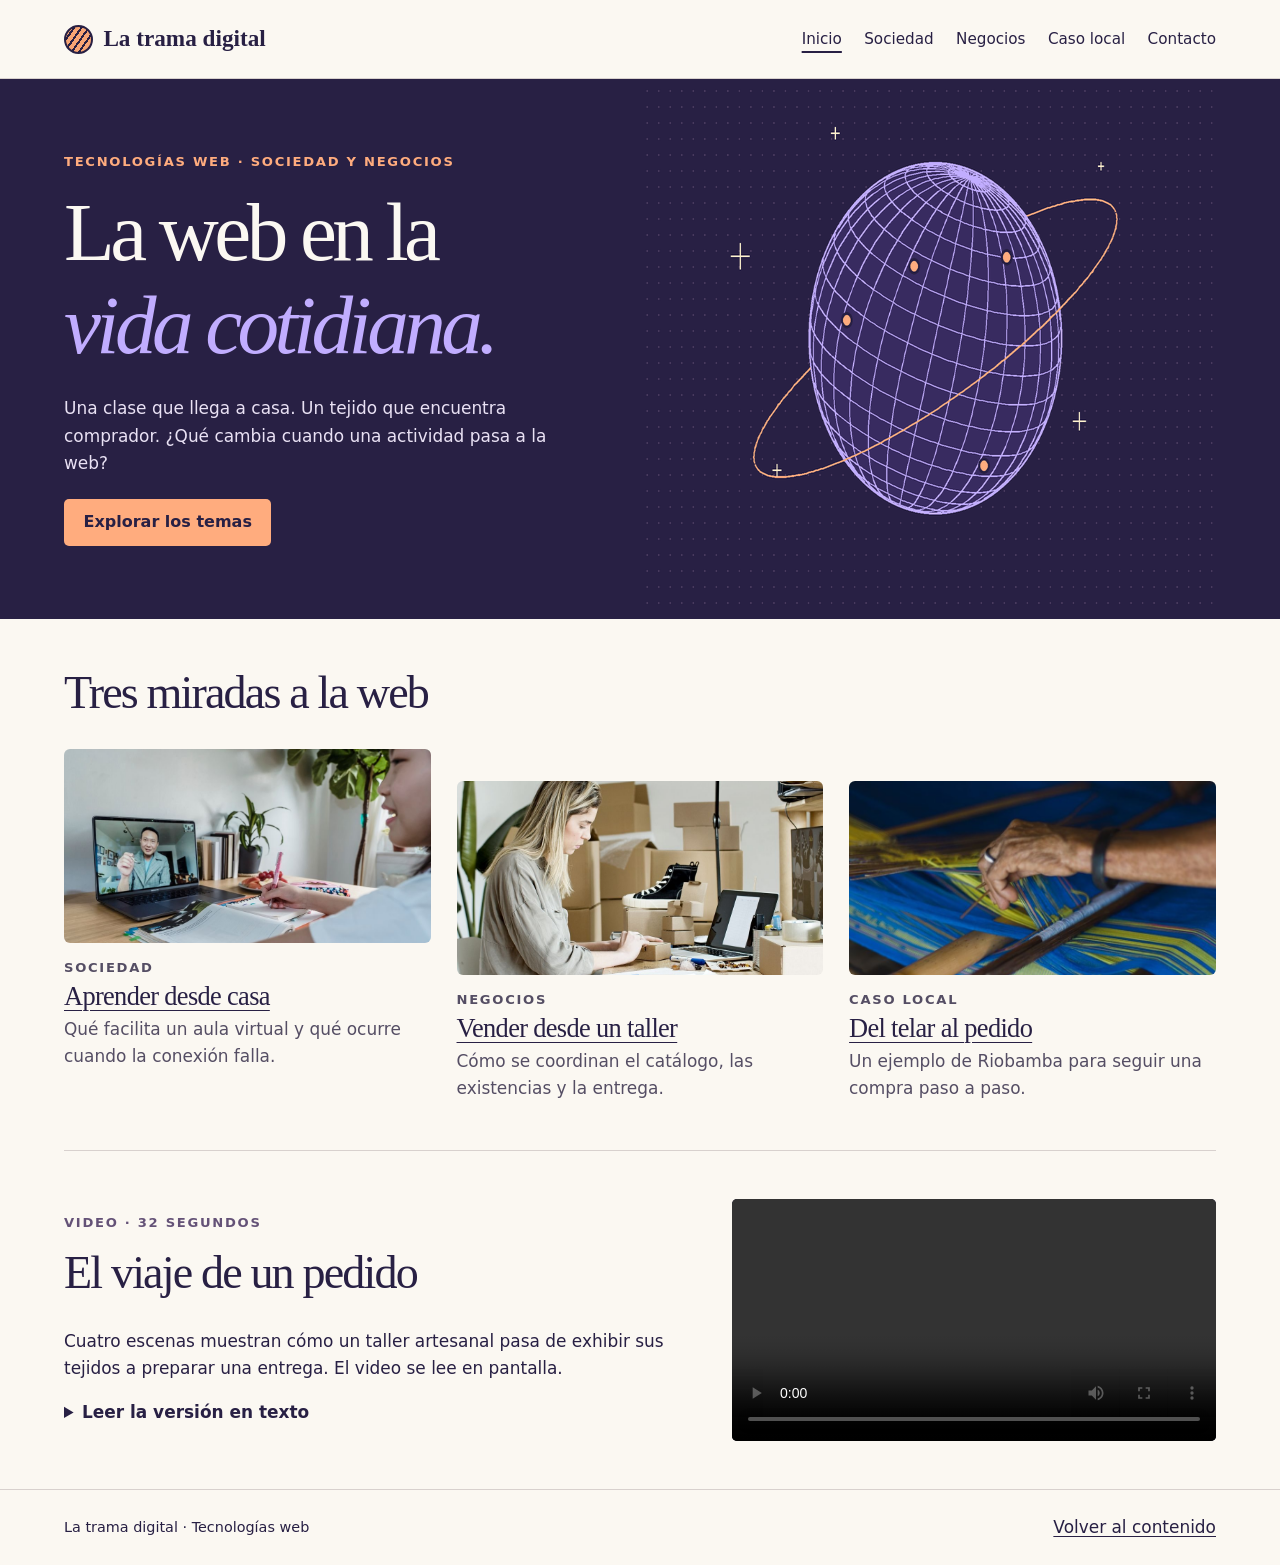
<file: index.html>
<!doctype html>
<html lang="es">
  <head>
    <meta charset="utf-8">
    <meta name="viewport" content="width=device-width, initial-scale=1">
    <title>La web en la vida cotidiana | La trama digital</title>
    <link rel="stylesheet" href="css/estilos.css">
  </head>
  <body>
    <a class="skip" href="#contenido">Saltar al contenido</a>
    <header>
      <div class="wrap bar">
        <a class="brand" href="index.html"
          ><span class="mark" aria-hidden="true"></span>La trama digital</a
        >
        <nav aria-label="Navegación principal">
          <a href="index.html" aria-current="page">Inicio</a>
          <a href="pages/sociedad.html">Sociedad</a>
          <a href="pages/negocios.html">Negocios</a>
          <a href="pages/caso-local.html">Caso local</a>
          <a href="pages/contacto.html">Contacto</a>
        </nav>
      </div>
    </header>
    <main id="contenido">
      <section class="hero" aria-labelledby="titulo">
        <div class="wrap hero-grid">
          <div class="hero-copy">
            <p class="kicker">Tecnologías web · Sociedad y negocios</p>
            <h1 id="titulo">La web en la<br><em>vida cotidiana.</em></h1>
            <p>
              Una clase que llega a casa. Un tejido que encuentra comprador. ¿Qué cambia cuando
              una actividad pasa a la web?
            </p>
            <a class="button" href="#recorridos">Explorar los temas</a>
          </div>
          <img
            src="images/red-global.png"
            width="800"
            height="540"
            alt="Globo de líneas entrelazadas con nodos que representan conexiones web"
         >
        </div>
      </section>
      <section class="wrap block" id="recorridos">
        <h2>Tres miradas a la web</h2>
        <div class="cards">
          <article class="card">
            <img
              src="images/aula.jpg"
              alt="Estudiante que toma apuntes durante una clase en línea"
           >
            <p class="kicker">Sociedad</p>
            <h3><a href="pages/sociedad.html">Aprender desde casa</a></h3>
            <p>Qué facilita un aula virtual y qué ocurre cuando la conexión falla.</p>
          </article>
          <article class="card">
            <img
              src="images/pedidos.jpg"
              alt="Emprendedora que prepara un paquete junto a su computadora"
           >
            <p class="kicker">Negocios</p>
            <h3><a href="pages/negocios.html">Vender desde un taller</a></h3>
            <p>Cómo se coordinan el catálogo, las existencias y la entrega.</p>
          </article>
          <article class="card">
            <img
              src="images/telar.jpg"
              alt="Manos que entrelazan hilos de colores en un telar"
           >
            <p class="kicker">Caso local</p>
            <h3><a href="pages/caso-local.html">Del telar al pedido</a></h3>
            <p>Un ejemplo de Riobamba para seguir una compra paso a paso.</p>
          </article>
        </div>
      </section>
      <section class="wrap block feature">
        <div>
          <p class="kicker">Video · 32 segundos</p>
          <h2>El viaje de un pedido</h2>
          <p>
            Cuatro escenas muestran cómo un taller artesanal pasa de exhibir sus tejidos a
            preparar una entrega. El video se lee en pantalla.
          </p>
          <details>
            <summary>Leer la versión en texto</summary>
            <ol>
              <li>Una artesana publica fotografías, medidas y precios.</li>
              <li>Un cliente compara las opciones y pregunta por un color.</li>
              <li>La artesana confirma las existencias y acuerda la entrega.</li>
              <li>
                El catálogo amplía el alcance del taller y exige mantener la información al
                día.
              </li>
            </ol>
          </details>
        </div>
        <video
          controls
          preload="metadata"
          aria-label="El viaje de un pedido, video con texto en pantalla"
        >
          <source src="videos/del-telar-al-pedido.mp4" type="video/mp4">
          <a href="videos/del-telar-al-pedido.mp4">Descargar el video</a>
        </video>
      </section>
    </main>
    <footer>
      <div class="wrap foot">
        <p>La trama digital · Tecnologías web</p>
        <a href="#contenido">Volver al contenido</a>
      </div>
    </footer>
  </body>
</html>
</file>
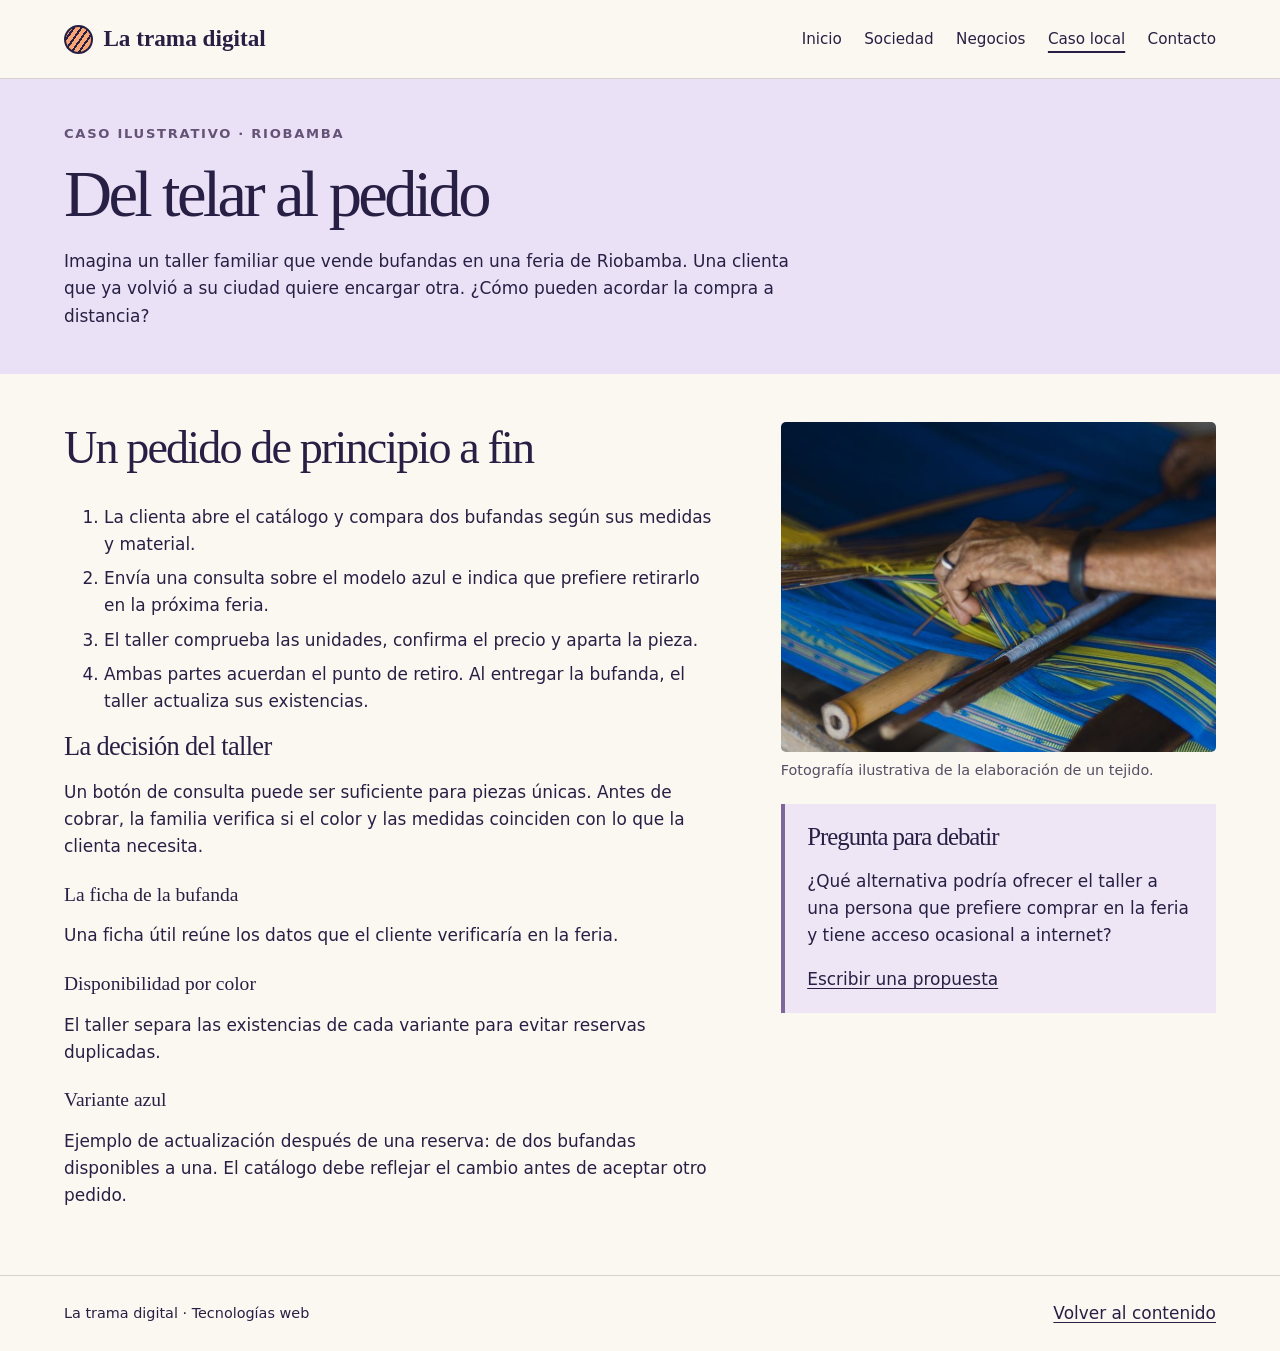
<file: pages/caso-local.html>
<!doctype html>
<html lang="es">
  <head>
    <meta charset="utf-8">
    <meta name="viewport" content="width=device-width, initial-scale=1">
    <title>Caso local | La trama digital</title>
    <link rel="stylesheet" href="../css/estilos.css">
  </head>
  <body>
    <a class="skip" href="#contenido">Saltar al contenido</a>
    <header>
      <div class="wrap bar">
        <a class="brand" href="../index.html"
          ><span class="mark" aria-hidden="true"></span>La trama digital</a
        >
        <nav aria-label="Navegación principal">
          <a href="../index.html">Inicio</a>
          <a href="../pages/sociedad.html">Sociedad</a>
          <a href="../pages/negocios.html">Negocios</a>
          <a href="../pages/caso-local.html" aria-current="page">Caso local</a>
          <a href="../pages/contacto.html">Contacto</a>
        </nav>
      </div>
    </header>
    <main id="contenido">
      <div class="inner">
        <div class="wrap">
          <p class="kicker">Caso ilustrativo · Riobamba</p>
          <h1>Del telar al pedido</h1>
          <p>
            Imagina un taller familiar que vende bufandas en una feria de Riobamba. Una clienta
            que ya volvió a su ciudad quiere encargar otra. ¿Cómo pueden acordar la compra a
            distancia?
          </p>
        </div>
      </div>
      <div class="wrap block story">
        <section>
          <h2>Un pedido de principio a fin</h2>
          <ol>
            <li>
              La clienta abre el catálogo y compara dos bufandas según sus medidas y material.
            </li>
            <li>
              Envía una consulta sobre el modelo azul e indica que prefiere retirarlo en la
              próxima feria.
            </li>
            <li>El taller comprueba las unidades, confirma el precio y aparta la pieza.</li>
            <li>
              Ambas partes acuerdan el punto de retiro. Al entregar la bufanda, el taller
              actualiza sus existencias.
            </li>
          </ol>
          <article>
            <h3>La decisión del taller</h3>
            <p>
              Un botón de consulta puede ser suficiente para piezas únicas. Antes de cobrar, la
              familia verifica si el color y las medidas coinciden con lo que la clienta
              necesita.
            </p>
            <section>
              <h4>La ficha de la bufanda</h4>
              <p>Una ficha útil reúne los datos que el cliente verificaría en la feria.</p>
              <section>
                <h5>Disponibilidad por color</h5>
                <p>
                  El taller separa las existencias de cada variante para evitar reservas
                  duplicadas.
                </p>
                <section>
                  <h6>Variante azul</h6>
                  <p>
                    Ejemplo de actualización después de una reserva: de dos bufandas
                    disponibles a una. El catálogo debe reflejar el cambio antes de aceptar
                    otro pedido.
                  </p>
                </section>
              </section>
            </section>
          </article>
        </section>
        <div>
          <figure>
            <img
              src="../images/telar.jpg"
              alt="Detalle de manos que tejen una pieza en un telar"
           >
            <figcaption>Fotografía ilustrativa de la elaboración de un tejido.</figcaption>
          </figure>
          <aside>
            <h2>Pregunta para debatir</h2>
            <p>
              ¿Qué alternativa podría ofrecer el taller a una persona que prefiere comprar en
              la feria y tiene acceso ocasional a internet?
            </p>
            <a href="contacto.html">Escribir una propuesta</a>
          </aside>
        </div>
      </div>
    </main>
    <footer>
      <div class="wrap foot">
        <p>La trama digital · Tecnologías web</p>
        <a href="#contenido">Volver al contenido</a>
      </div>
    </footer>
  </body>
</html>
</file>
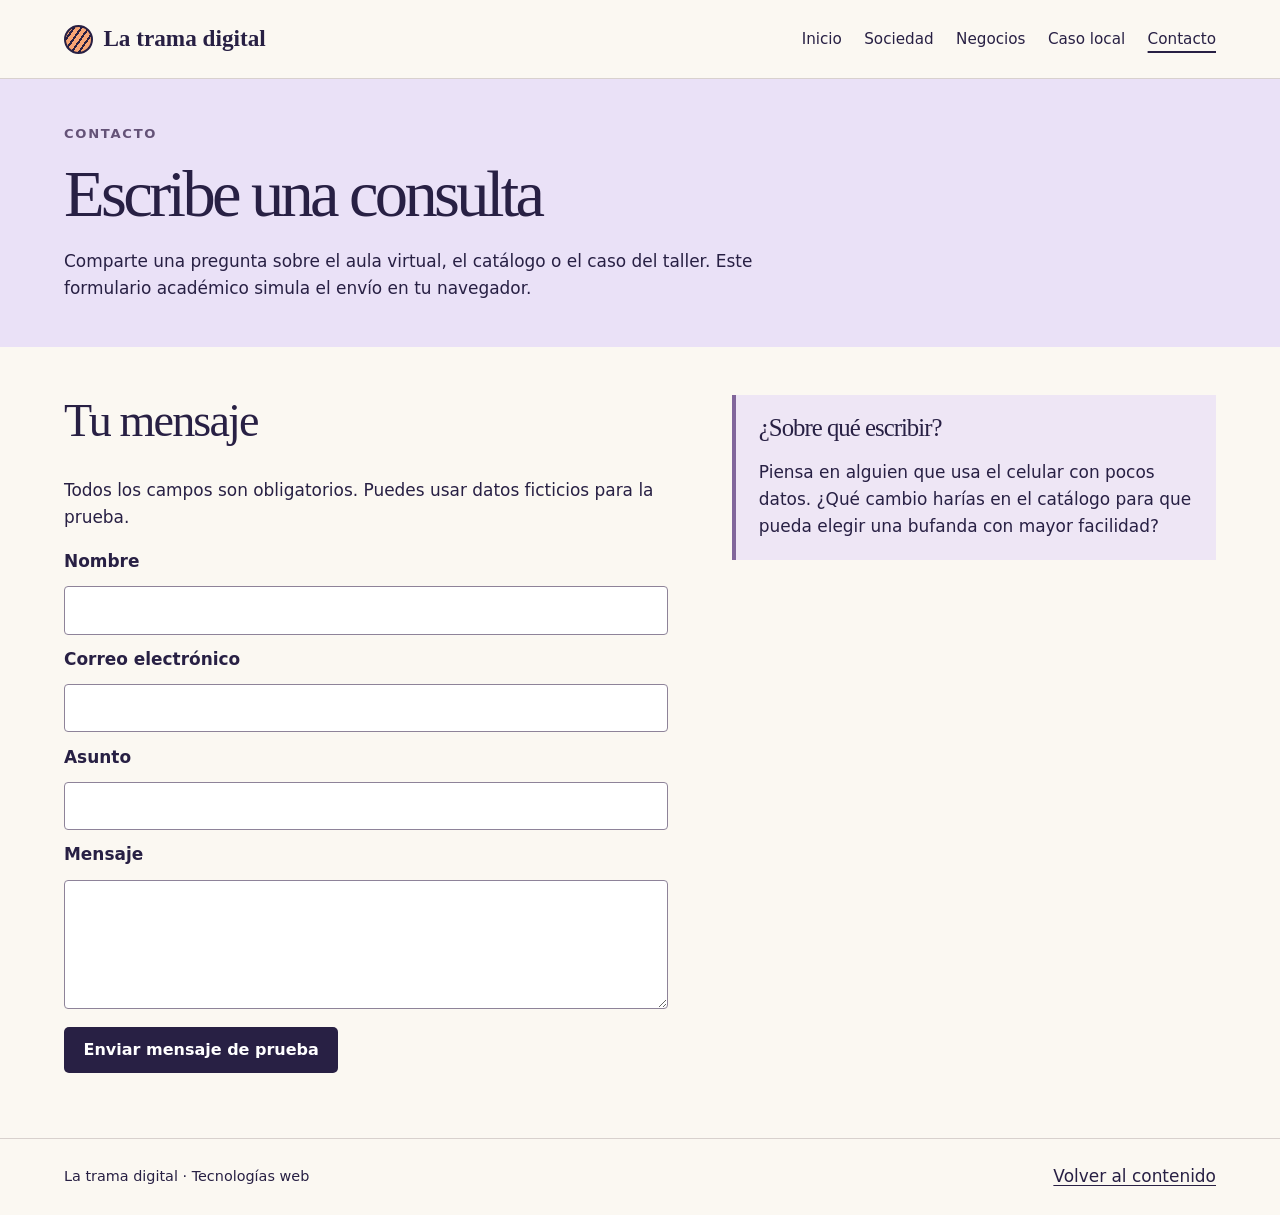
<file: pages/contacto.html>
<!doctype html>
<html lang="es">
  <head>
    <meta charset="utf-8">
    <meta name="viewport" content="width=device-width, initial-scale=1">
    <title>Contacto | La trama digital</title>
    <link rel="stylesheet" href="../css/estilos.css">
    <script defer src="../js/contacto.js"></script>
  </head>
  <body>
    <a class="skip" href="#contenido">Saltar al contenido</a>
    <header>
      <div class="wrap bar">
        <a class="brand" href="../index.html"
          ><span class="mark" aria-hidden="true"></span>La trama digital</a
        >
        <nav aria-label="Navegación principal">
          <a href="../index.html">Inicio</a>
          <a href="../pages/sociedad.html">Sociedad</a>
          <a href="../pages/negocios.html">Negocios</a>
          <a href="../pages/caso-local.html">Caso local</a>
          <a href="../pages/contacto.html" aria-current="page">Contacto</a>
        </nav>
      </div>
    </header>
    <main id="contenido">
      <div class="inner">
        <div class="wrap">
          <p class="kicker">Contacto</p>
          <h1>Escribe una consulta</h1>
          <p>
            Comparte una pregunta sobre el aula virtual, el catálogo o el caso del taller. Este
            formulario académico simula el envío en tu navegador.
          </p>
        </div>
      </div>
      <div class="wrap block contact">
        <section>
          <h2>Tu mensaje</h2>
          <p>Todos los campos son obligatorios. Puedes usar datos ficticios para la prueba.</p>
          <form id="contacto" method="post">
            <label for="nombre">Nombre</label
            ><input id="nombre" name="nombre" autocomplete="name" required maxlength="100">
            <label for="correo">Correo electrónico</label
            ><input
              id="correo"
              name="correo"
              type="email"
              autocomplete="email"
              required
              maxlength="254"
           >
            <label for="asunto">Asunto</label
            ><input id="asunto" name="asunto" required maxlength="140">
            <label for="mensaje">Mensaje</label
            ><textarea
              id="mensaje"
              name="mensaje"
              rows="4"
              required
              maxlength="2000"
            ></textarea>
            <button type="submit" disabled>Enviar mensaje de prueba</button>
          </form>
          <noscript
            ><p>Activa JavaScript en tu navegador para probar el envío local.</p></noscript
          >
          <p id="resultado" role="status" tabindex="-1"></p>
        </section>
        <aside>
          <h2>¿Sobre qué escribir?</h2>
          <p>
            Piensa en alguien que usa el celular con pocos datos. ¿Qué cambio harías en el
            catálogo para que pueda elegir una bufanda con mayor facilidad?
          </p>
        </aside>
      </div>
    </main>
    <footer>
      <div class="wrap foot">
        <p>La trama digital · Tecnologías web</p>
        <a href="#contenido">Volver al contenido</a>
      </div>
    </footer>
  </body>
</html>
</file>
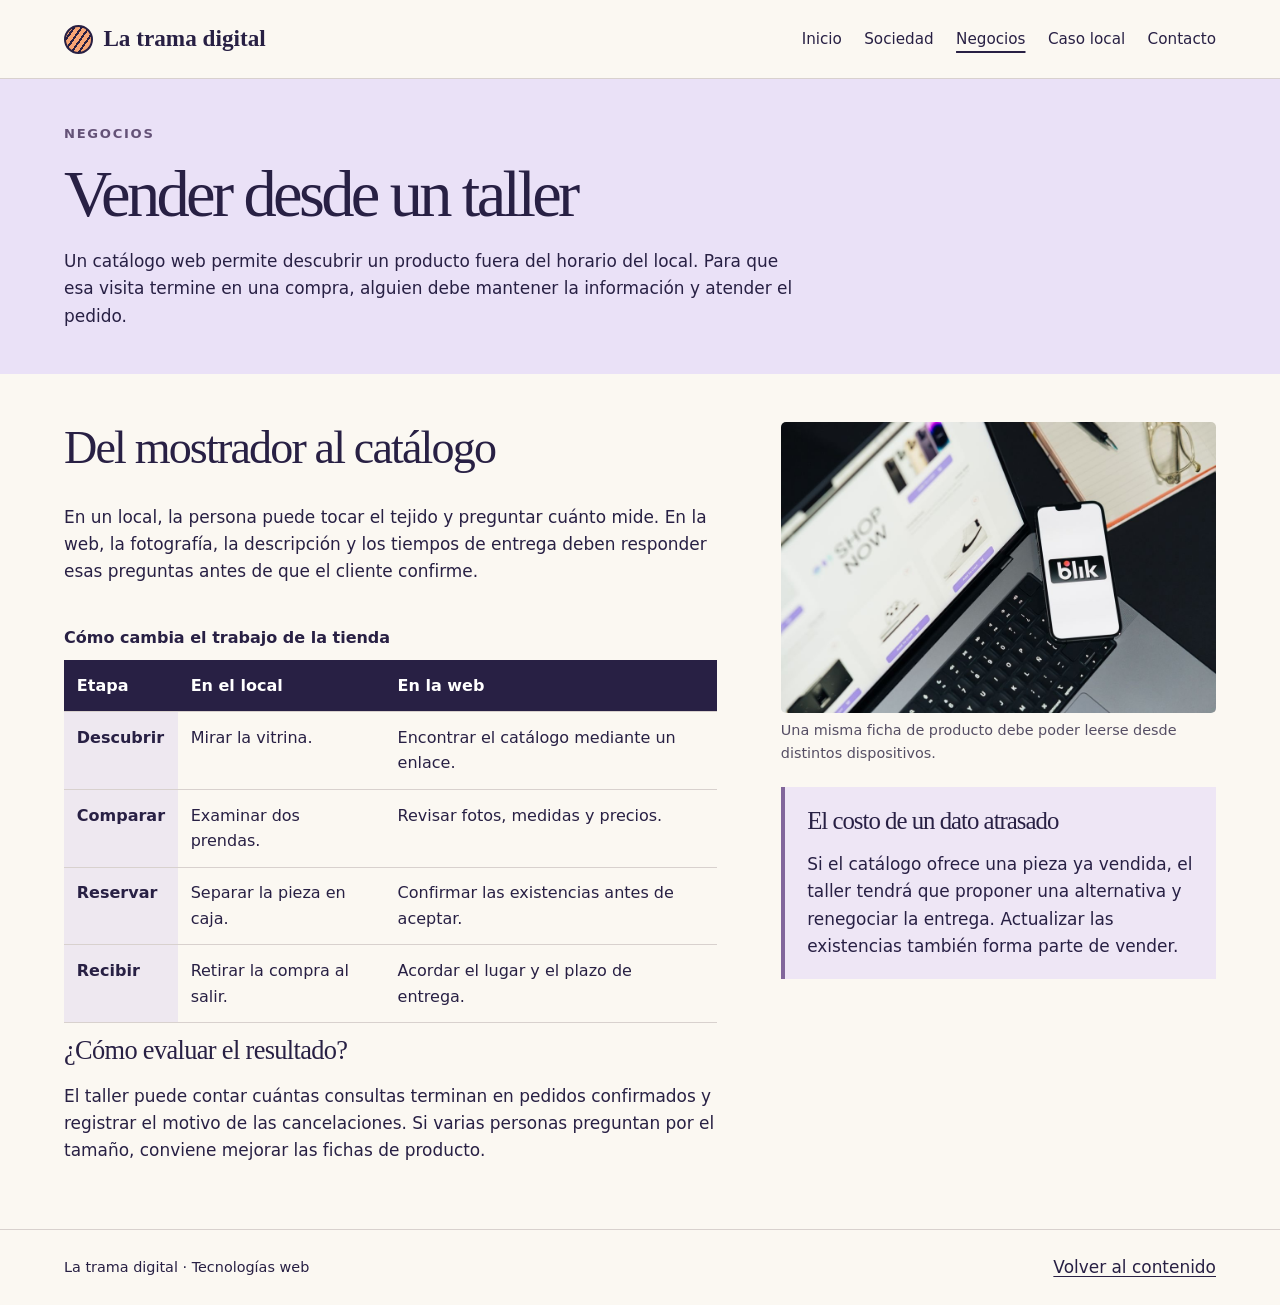
<file: pages/negocios.html>
<!doctype html>
<html lang="es">
  <head>
    <meta charset="utf-8">
    <meta name="viewport" content="width=device-width, initial-scale=1">
    <title>Negocios | La trama digital</title>
    <link rel="stylesheet" href="../css/estilos.css">
  </head>
  <body>
    <a class="skip" href="#contenido">Saltar al contenido</a>
    <header>
      <div class="wrap bar">
        <a class="brand" href="../index.html"
          ><span class="mark" aria-hidden="true"></span>La trama digital</a
        >
        <nav aria-label="Navegación principal">
          <a href="../index.html">Inicio</a>
          <a href="../pages/sociedad.html">Sociedad</a>
          <a href="../pages/negocios.html" aria-current="page">Negocios</a>
          <a href="../pages/caso-local.html">Caso local</a>
          <a href="../pages/contacto.html">Contacto</a>
        </nav>
      </div>
    </header>
    <main id="contenido">
      <div class="inner">
        <div class="wrap">
          <p class="kicker">Negocios</p>
          <h1>Vender desde un taller</h1>
          <p>
            Un catálogo web permite descubrir un producto fuera del horario del local. Para que
            esa visita termine en una compra, alguien debe mantener la información y atender el
            pedido.
          </p>
        </div>
      </div>
      <div class="wrap block story">
        <section>
          <h2>Del mostrador al catálogo</h2>
          <p>
            En un local, la persona puede tocar el tejido y preguntar cuánto mide. En la web,
            la fotografía, la descripción y los tiempos de entrega deben responder esas
            preguntas antes de que el cliente confirme.
          </p>
          <div class="table-box">
            <table>
              <caption>
                Cómo cambia el trabajo de la tienda
              </caption>
              <thead>
                <tr>
                  <th scope="col">Etapa</th>
                  <th scope="col">En el local</th>
                  <th scope="col">En la web</th>
                </tr>
              </thead>
              <tbody>
                <tr>
                  <th scope="row">Descubrir</th>
                  <td>Mirar la vitrina.</td>
                  <td>Encontrar el catálogo mediante un enlace.</td>
                </tr>
                <tr>
                  <th scope="row">Comparar</th>
                  <td>Examinar dos prendas.</td>
                  <td>Revisar fotos, medidas y precios.</td>
                </tr>
                <tr>
                  <th scope="row">Reservar</th>
                  <td>Separar la pieza en caja.</td>
                  <td>Confirmar las existencias antes de aceptar.</td>
                </tr>
                <tr>
                  <th scope="row">Recibir</th>
                  <td>Retirar la compra al salir.</td>
                  <td>Acordar el lugar y el plazo de entrega.</td>
                </tr>
              </tbody>
            </table>
          </div>
          <article>
            <h3>¿Cómo evaluar el resultado?</h3>
            <p>
              El taller puede contar cuántas consultas terminan en pedidos confirmados y
              registrar el motivo de las cancelaciones. Si varias personas preguntan por el
              tamaño, conviene mejorar las fichas de producto.
            </p>
          </article>
        </section>
        <div>
          <figure>
            <img
              src="../images/catalogo.jpg"
              alt="Catálogo comercial en una computadora y un teléfono"
           >
            <figcaption>
              Una misma ficha de producto debe poder leerse desde distintos dispositivos.
            </figcaption>
          </figure>
          <aside>
            <h2>El costo de un dato atrasado</h2>
            <p>
              Si el catálogo ofrece una pieza ya vendida, el taller tendrá que proponer una
              alternativa y renegociar la entrega. Actualizar las existencias también forma
              parte de vender.
            </p>
          </aside>
        </div>
      </div>
    </main>
    <footer>
      <div class="wrap foot">
        <p>La trama digital · Tecnologías web</p>
        <a href="#contenido">Volver al contenido</a>
      </div>
    </footer>
  </body>
</html>
</file>
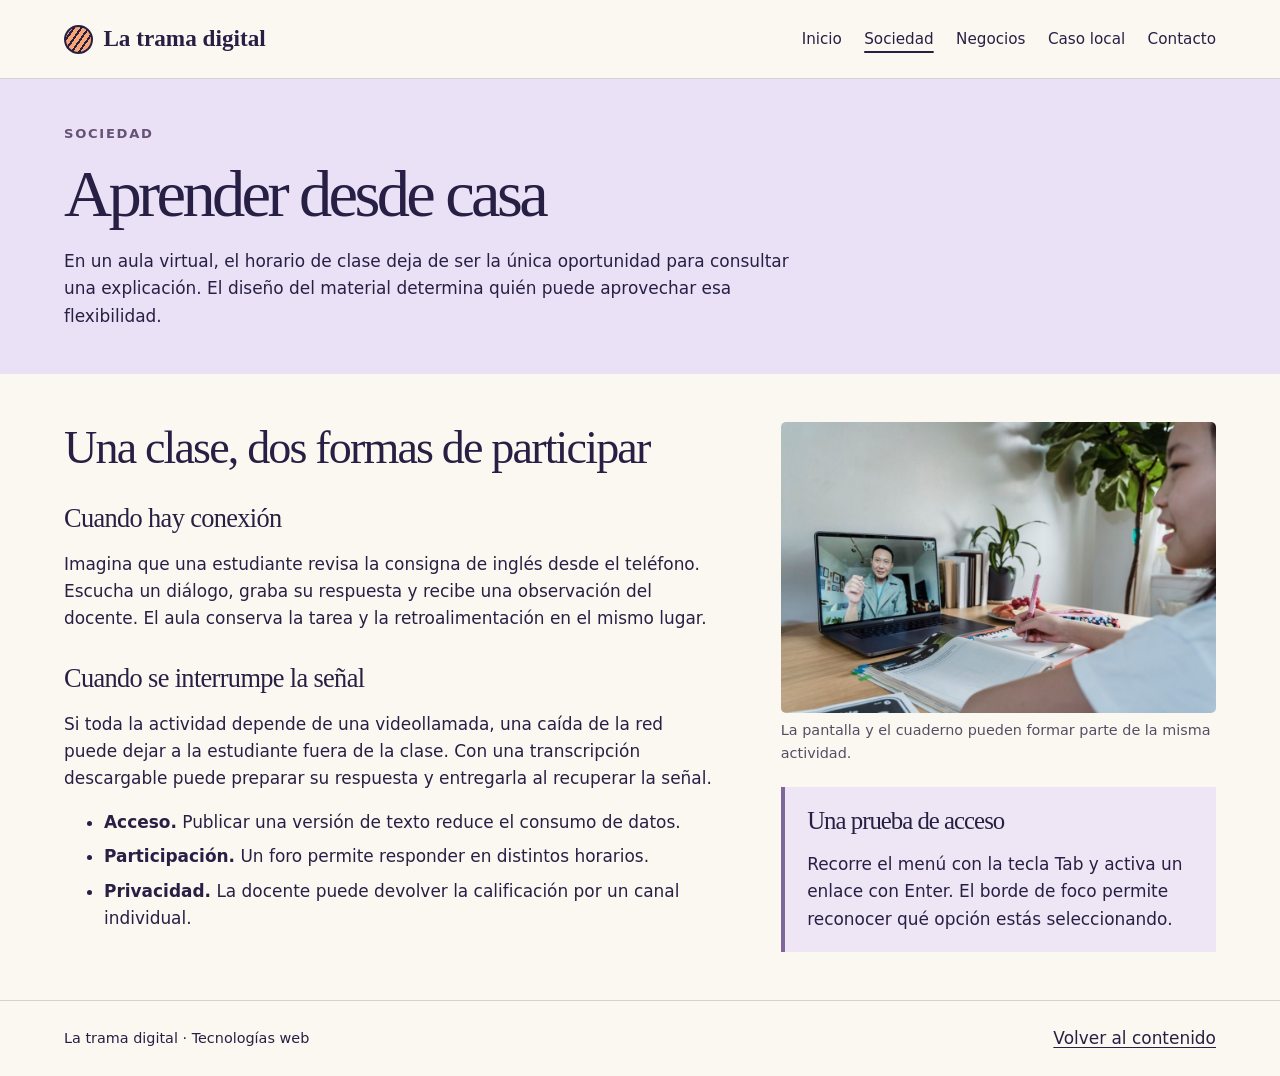
<file: pages/sociedad.html>
<!doctype html>
<html lang="es">
  <head>
    <meta charset="utf-8">
    <meta name="viewport" content="width=device-width, initial-scale=1">
    <title>Sociedad | La trama digital</title>
    <link rel="stylesheet" href="../css/estilos.css">
  </head>
  <body>
    <a class="skip" href="#contenido">Saltar al contenido</a>
    <header>
      <div class="wrap bar">
        <a class="brand" href="../index.html"
          ><span class="mark" aria-hidden="true"></span>La trama digital</a
        >
        <nav aria-label="Navegación principal">
          <a href="../index.html">Inicio</a>
          <a href="../pages/sociedad.html" aria-current="page">Sociedad</a>
          <a href="../pages/negocios.html">Negocios</a>
          <a href="../pages/caso-local.html">Caso local</a>
          <a href="../pages/contacto.html">Contacto</a>
        </nav>
      </div>
    </header>
    <main id="contenido">
      <div class="inner">
        <div class="wrap">
          <p class="kicker">Sociedad</p>
          <h1>Aprender desde casa</h1>
          <p>
            En un aula virtual, el horario de clase deja de ser la única oportunidad para
            consultar una explicación. El diseño del material determina quién puede aprovechar
            esa flexibilidad.
          </p>
        </div>
      </div>
      <div class="wrap block story">
        <section>
          <h2>Una clase, dos formas de participar</h2>
          <article>
            <h3>Cuando hay conexión</h3>
            <p>
              Imagina que una estudiante revisa la consigna de inglés desde el teléfono.
              Escucha un diálogo, graba su respuesta y recibe una observación del docente. El
              aula conserva la tarea y la retroalimentación en el mismo lugar.
            </p>
          </article>
          <article>
            <h3>Cuando se interrumpe la señal</h3>
            <p>
              Si toda la actividad depende de una videollamada, una caída de la red puede dejar
              a la estudiante fuera de la clase. Con una transcripción descargable puede
              preparar su respuesta y entregarla al recuperar la señal.
            </p>
            <ul>
              <li>
                <strong>Acceso.</strong> Publicar una versión de texto reduce el consumo de
                datos.
              </li>
              <li>
                <strong>Participación.</strong> Un foro permite responder en distintos
                horarios.
              </li>
              <li>
                <strong>Privacidad.</strong> La docente puede devolver la calificación por un
                canal individual.
              </li>
            </ul>
          </article>
        </section>
        <div>
          <figure>
            <img
              src="../images/aula.jpg"
              alt="Estudiante que escribe en su cuaderno durante una lección en línea"
           >
            <figcaption>
              La pantalla y el cuaderno pueden formar parte de la misma actividad.
            </figcaption>
          </figure>
          <aside>
            <h2>Una prueba de acceso</h2>
            <p>
              Recorre el menú con la tecla Tab y activa un enlace con Enter. El borde de foco
              permite reconocer qué opción estás seleccionando.
            </p>
          </aside>
        </div>
      </div>
    </main>
    <footer>
      <div class="wrap foot">
        <p>La trama digital · Tecnologías web</p>
        <a href="#contenido">Volver al contenido</a>
      </div>
    </footer>
  </body>
</html>
</file>
<file: css/estilos.css>
:root {
  --ink: #282044;
  --muted: #554e64;
  --paper: #fbf8f2;
  --line: #d8d1ce;
  --peach: #ffac7e;
  --lilac: #c1adff;
}
* {
  box-sizing: border-box;
}
body {
  margin: 0;
  background: var(--paper);
  color: var(--ink);
  font:
    1.06rem/1.6 system-ui,
    sans-serif;
}
a {
  color: inherit;
  text-underline-offset: 0.2em;
}
a:hover {
  text-decoration-thickness: 2px;
}
:focus-visible {
  outline: 3px solid #a54419;
  outline-offset: 4px;
}
img,
video {
  display: block;
  max-width: 100%;
}
.wrap {
  width: min(1160px, 90%);
  margin: auto;
}
header {
  border-bottom: 1px solid var(--line);
}
.bar,
.foot {
  display: flex;
  align-items: center;
  justify-content: space-between;
  gap: 1.3rem;
}
.bar {
  min-height: 78px;
}
.brand {
  display: inline-flex;
  align-items: center;
  gap: 0.65rem;
  font:
    bold 1.45rem/1 Georgia,
    serif;
  text-decoration: none;
  white-space: nowrap;
}
.mark {
  display: inline-block;
  width: 29px;
  height: 29px;
  border-radius: 50%;
  border: 2px solid var(--ink);
  background:
    repeating-linear-gradient(125deg, var(--ink) 0 2px, transparent 2px 6px), #f7a574;
}
nav {
  display: flex;
  flex-wrap: wrap;
  align-items: center;
  gap: 0.2rem 1.4rem;
}
nav a {
  padding: 0.6rem 0;
  text-decoration: none;
  font-size: 0.95rem;
}
nav a:hover,
nav a[aria-current] {
  text-decoration: underline;
  text-decoration-thickness: 2px;
  text-underline-offset: 0.45em;
}
.skip {
  position: absolute;
  top: -5rem;
  background: white;
  padding: 0.45rem;
  z-index: 3;
}
.skip:focus {
  top: 0;
}
.hero {
  background: var(--ink);
  color: var(--paper);
}
.hero-grid {
  display: grid;
  grid-template-columns: 1fr 1fr;
  align-items: center;
  min-height: 430px;
}
.hero-copy {
  padding: 3.25rem 0;
  z-index: 1;
}
.hero img {
  width: 100%;
}
.kicker {
  font:
    700 0.82rem/1.5 system-ui,
    sans-serif;
  letter-spacing: 0.13em;
  text-transform: uppercase;
  color: #645277;
  margin: 0 0 0.85rem;
}
.hero .kicker {
  color: var(--peach);
}
h1,
h2,
h3,
h4,
h5,
h6 {
  font-family: Georgia, "Times New Roman", serif;
  font-weight: 500;
  line-height: 1.12;
  margin: 0 0 0.65em;
}
h1 {
  font-size: clamp(3rem, 6.5vw, 5.6rem);
  letter-spacing: -0.055em;
}
h2 {
  font-size: clamp(2.05rem, 3.6vw, 3.05rem);
  letter-spacing: -0.04em;
}
h3 {
  font-size: 1.65rem;
  letter-spacing: -0.025em;
}
h4,
h5,
h6 {
  font-size: 1.22rem;
  margin: 1.2em 0 0.4em;
}
.hero h1 {
  margin-bottom: 0.28em;
}
h1 em {
  color: var(--lilac);
  font-weight: 400;
}
.hero-copy > p:last-of-type {
  max-width: 49ch;
  color: #e9e1f4;
  margin: 0 0 1.4rem;
}
.button,
button {
  background: var(--ink);
  color: white;
  padding: 0.7rem 1.22rem;
  display: inline-block;
  border: 0;
  border-radius: 5px;
  font:
    650 1rem/1.5 system-ui,
    sans-serif;
  text-decoration: none;
  cursor: pointer;
}
.hero .button {
  background: var(--peach);
  color: var(--ink);
}
.button:hover,
button:hover {
  box-shadow: 0 0 0 2px currentColor;
}
.block {
  padding: 3rem 0;
}
.cards {
  display: grid;
  grid-template-columns: repeat(3, 1fr);
  gap: 1.6rem;
}
.card img {
  aspect-ratio: 16/8.5;
  width: 100%;
  object-fit: cover;
  border-radius: 6px;
}
.card h3 {
  margin: 0.2rem 0 0.3rem;
}
.card h3 a {
  text-decoration-thickness: 1px;
}
.card .kicker {
  margin: 0.9rem 0 0.25rem;
}
.card p {
  margin: 0;
  color: var(--muted);
}
.feature,
.story,
.contact {
  display: grid;
  grid-template-columns: 1.25fr 1fr;
  align-items: start;
  gap: clamp(2rem, 5vw, 5rem);
}
.feature {
  border-top: 1px solid var(--line);
  align-items: center;
}
video {
  width: 100%;
  border-radius: 5px;
  background: var(--ink);
}
summary {
  cursor: pointer;
  font-weight: 650;
}
details {
  margin-top: 1rem;
}
.inner {
  background: #eae1f7;
  padding: 2.8rem 0;
}
.inner h1 {
  font-size: clamp(2.6rem, 5.2vw, 4.5rem);
  max-width: 19ch;
  margin-bottom: 0.25em;
}
.inner p:last-child {
  max-width: 69ch;
  margin: 0;
}
.story {
  grid-template-columns: 1.5fr 1fr;
}
.story p {
  max-width: 69ch;
}
article + article {
  margin-top: 2rem;
}
figure {
  margin: 0 0 1.4rem;
}
figure img {
  width: 100%;
  max-height: 330px;
  object-fit: cover;
  border-radius: 5px;
}
figcaption {
  font-size: 0.9rem;
  margin: 0.4rem 0;
  color: var(--muted);
}
aside {
  background: #eee6f5;
  border-left: 4px solid #81669b;
  padding: 1.2rem 1.4rem;
}
aside h2 {
  font-size: 1.55rem;
}
aside p:last-child {
  margin-bottom: 0;
}
.table-box {
  overflow-x: auto;
}
table {
  border-collapse: collapse;
  width: 100%;
  margin: 0.8rem 0;
  font-size: 1rem;
}
caption {
  text-align: left;
  font-weight: bold;
  padding: 0.6rem 0;
}
td,
th {
  text-align: left;
  vertical-align: top;
  padding: 0.8rem;
  border-bottom: 1px solid var(--line);
}
thead {
  background: var(--ink);
  color: white;
}
tbody th {
  background: #eee8f0;
}
li {
  margin-bottom: 0.42em;
}
footer {
  border-top: 1px solid var(--line);
  padding: 1.5rem 0;
}
footer p {
  margin: 0;
  font-size: 0.9rem;
}
form {
  display: grid;
  gap: 0.7rem;
}
label {
  font-weight: 650;
}
input,
textarea {
  font: inherit;
  color: var(--ink);
  border: 1px solid #8e8399;
  border-radius: 4px;
  background: white;
  padding: 0.6rem 0.75rem;
  width: 100%;
}
textarea {
  min-height: 8rem;
  resize: vertical;
}
form button {
  justify-self: start;
  margin-top: 0.4rem;
}
#resultado {
  font-weight: 650;
}
@media (max-width: 760px) {
  .bar {
    align-items: flex-start;
    flex-direction: column;
    gap: 0.4rem;
    padding: 0.9rem 0;
  }
  nav {
    gap: 0.25rem 1rem;
  }
  nav a {
    font-size: 0.9rem;
    padding: 0.3rem 0;
  }
  .hero-grid,
  .feature,
  .story,
  .contact,
  .cards {
    grid-template-columns: 1fr;
  }
  .hero-grid {
    min-height: auto;
  }
  .hero-copy {
    padding: 2.2rem 0 0.8rem;
  }
  .hero img {
    max-width: 410px;
    justify-self: center;
  }
  .block {
    padding: 2.1rem 0;
  }
  .foot {
    flex-wrap: wrap;
  }
  .cards {
    gap: 1.8rem;
  }
}
</file>
